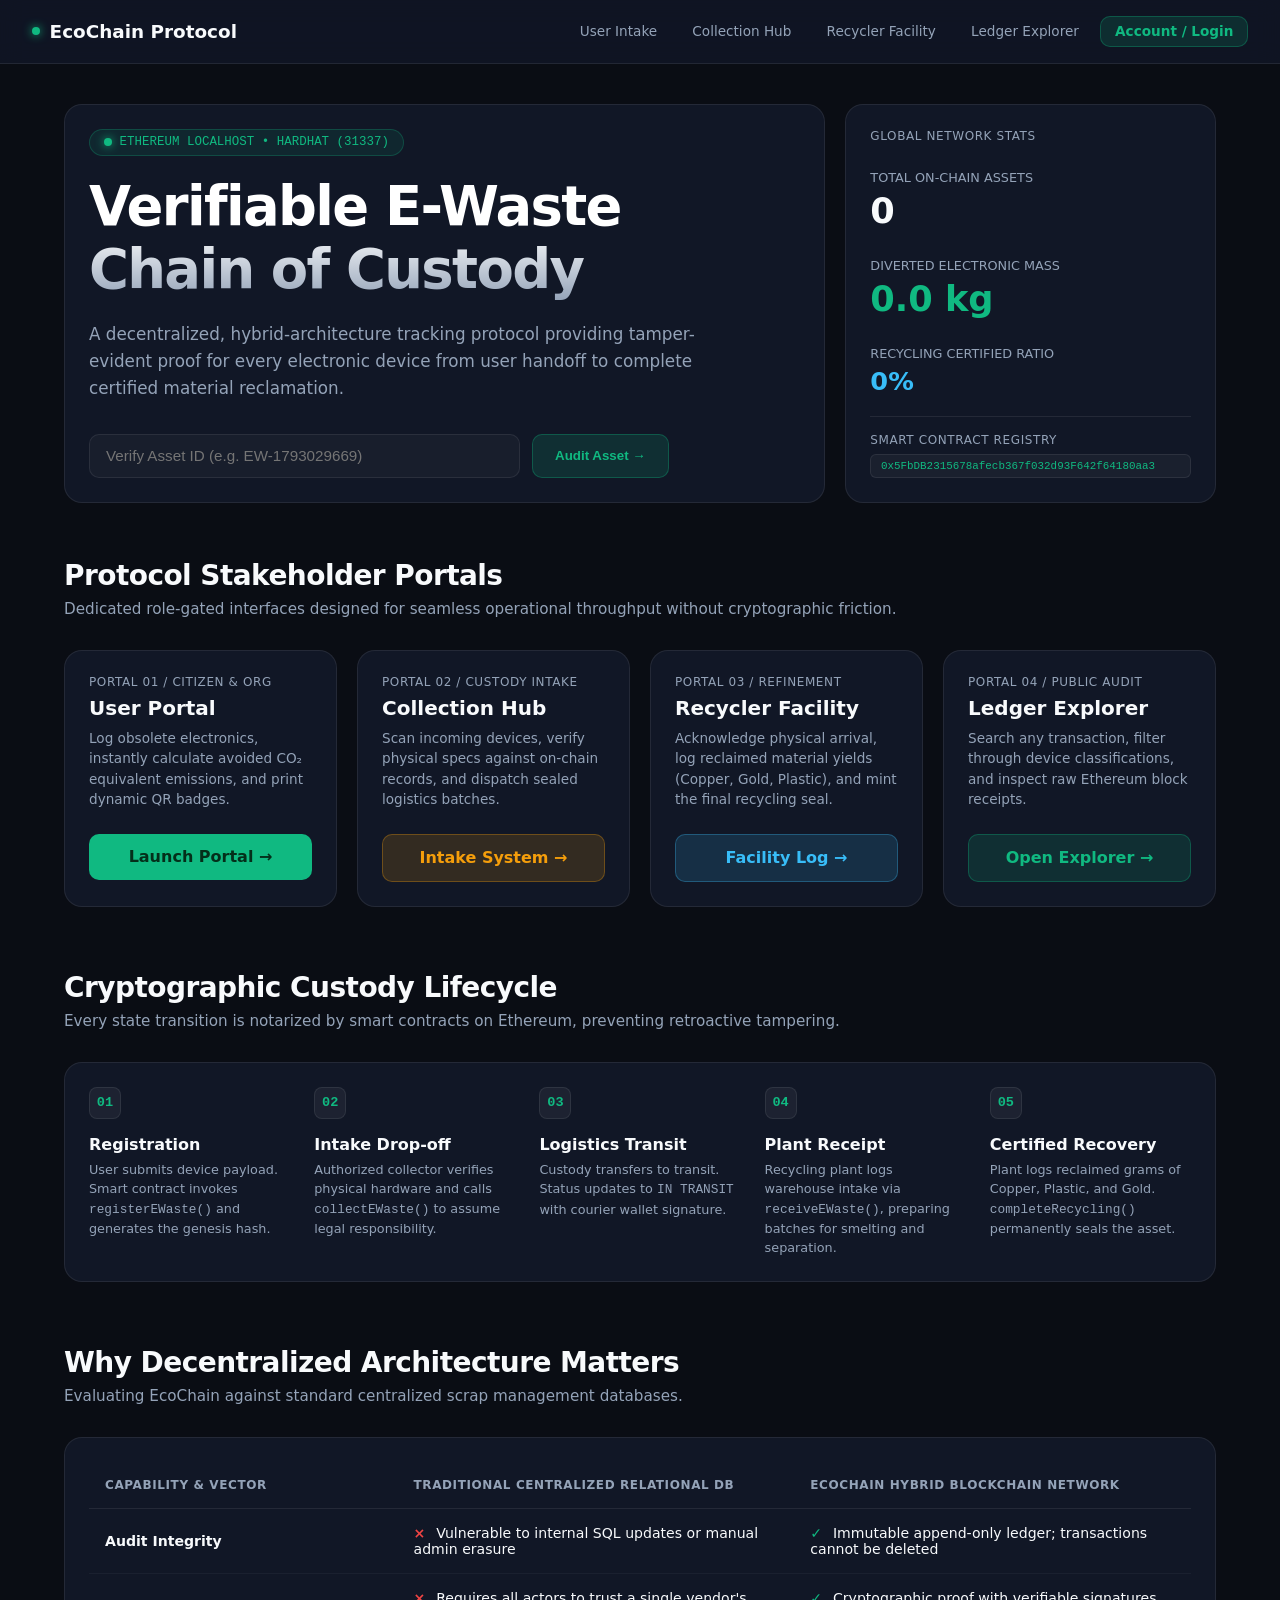
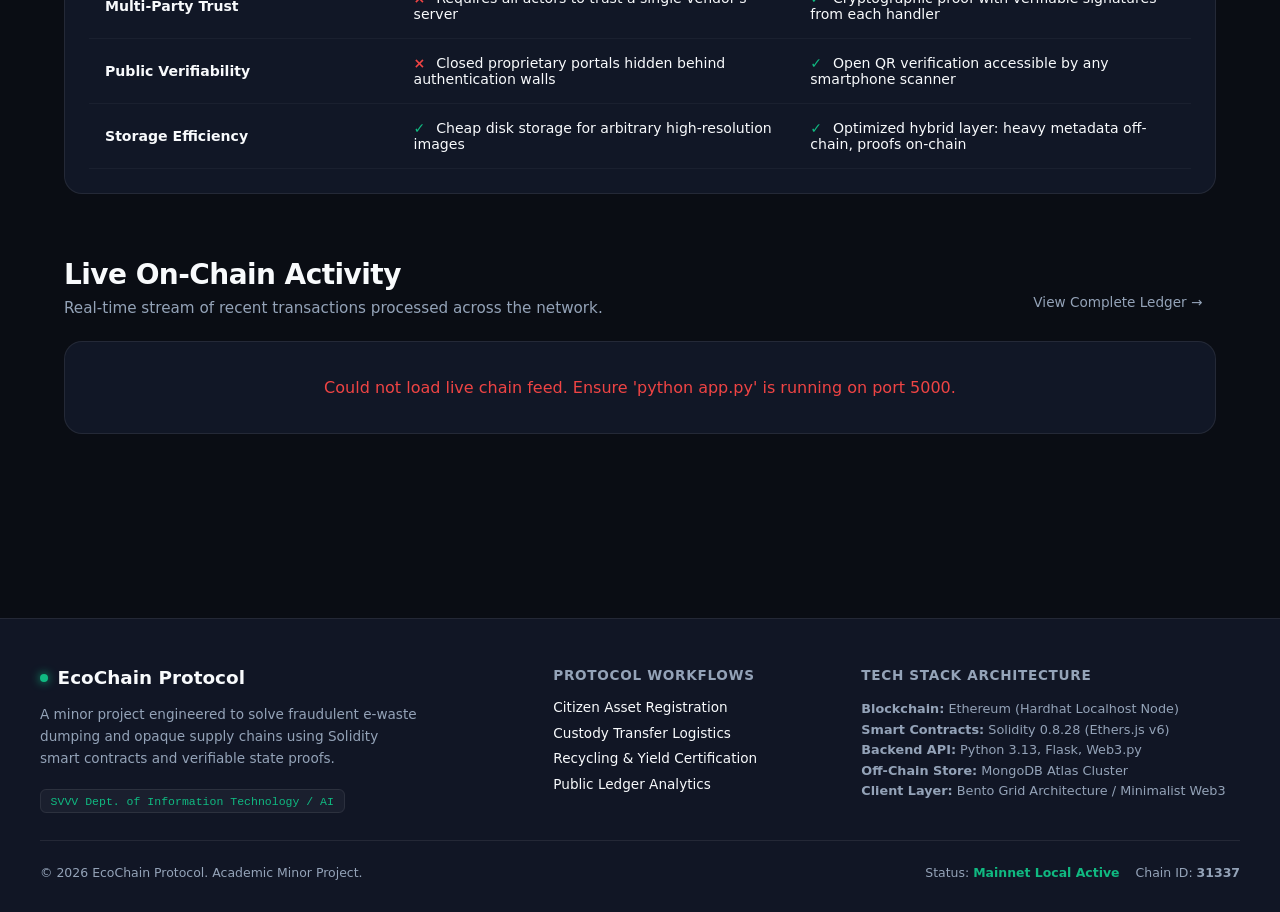
<file: frontend/index.html>
<!DOCTYPE html>
<html lang="en">
<head>
  <meta charset="UTF-8">
  <meta name="viewport" content="width=device-width, initial-scale=1.0">
  <title>EcoChain | Decentralized E-Waste Protocol</title>
  <link rel="stylesheet" href="style.css">
  <style>
    .hero-badge {
      display: inline-flex;
      align-items: center;
      gap: 0.5rem;
      background: rgba(16, 185, 129, 0.1);
      border: 1px solid rgba(16, 185, 129, 0.25);
      padding: 0.35rem 0.85rem;
      border-radius: 9999px;
      font-size: 0.78rem;
      font-family: var(--font-mono);
      color: var(--accent-green);
      margin-bottom: 1.25rem;
    }

    .hero-headline {
      font-size: clamp(2.2rem, 5vw, 3.4rem);
      font-weight: 800;
      line-height: 1.15;
      letter-spacing: -0.03em;
      margin-bottom: 1.25rem;
      background: linear-gradient(180deg, #ffffff 40%, #94a3b8 100%);
      -webkit-background-clip: text;
      background-clip: text;
      -webkit-text-fill-color: transparent;
    }

    .section-title {
      font-size: 1.75rem;
      font-weight: 800;
      letter-spacing: -0.02em;
      margin-bottom: 0.5rem;
    }

    .section-subtitle {
      color: var(--text-muted);
      font-size: 0.95rem;
      margin-bottom: 2rem;
    }

    .workflow-step-num {
      width: 32px;
      height: 32px;
      border-radius: 8px;
      background: rgba(255, 255, 255, 0.05);
      border: 1px solid var(--border-subtle);
      display: flex;
      align-items: center;
      justify-content: center;
      font-weight: 700;
      font-family: var(--font-mono);
      font-size: 0.85rem;
      color: var(--accent-green);
      margin-bottom: 1rem;
    }

    .comparison-table {
      width: 100%;
      border-collapse: collapse;
      font-size: 0.88rem;
    }

    .comparison-table th {
      padding: 1rem;
      text-align: left;
      border-bottom: 1px solid var(--border-subtle);
      color: var(--text-muted);
      font-size: 0.75rem;
      text-transform: uppercase;
      letter-spacing: 0.05em;
    }

    .comparison-table td {
      padding: 1rem;
      border-bottom: 1px solid rgba(255, 255, 255, 0.04);
      color: var(--text-main);
    }

    .check-icon {
      color: var(--accent-green);
      font-weight: 700;
      margin-right: 0.4rem;
    }

    .cross-icon {
      color: #ef4444;
      font-weight: 700;
      margin-right: 0.4rem;
    }

    .footer-custom {
      background: rgba(17, 23, 38, 0.95);
      border-top: 1px solid var(--border-subtle);
      padding: 3rem 1.5rem 2rem 1.5rem;
      margin-top: 5rem;
    }

    .footer-grid {
      max-width: 1200px;
      margin: 0 auto;
      display: grid;
      grid-template-columns: repeat(12, 1fr);
      gap: 2rem;
    }
  </style>
</head>
<body>
  <nav class="navbar-custom">
    <a href="index.html" class="brand-title">
      <span class="brand-dot"></span>
      EcoChain Protocol
    </a>
    <div class="nav-links">
      <a href="user.html" class="nav-link-btn">User Intake</a>
      <a href="collection.html" class="nav-link-btn">Collection Hub</a>
      <a href="recycler.html" class="nav-link-btn">Recycler Facility</a>
      <a href="admin.html" class="nav-link-btn">Ledger Explorer</a>
      <a href="auth.html" class="btn-bento-action btn-action-green" style="padding: 0.4rem 0.85rem; font-size: 0.85rem; text-decoration: none;">Account / Login</a>
    </div>
  </nav>

  <div class="bento-container">
    <div class="bento-grid" style="margin-bottom: 2rem;">
      <div class="bento-card" style="grid-column: span 8; display: flex; flex-direction: column; justify-content: center;">
        <div>
          <div class="hero-badge">
            <span class="brand-dot"></span> ETHEREUM LOCALHOST &bull; HARDHAT (31337)
          </div>
          <h1 class="hero-headline">
            Verifiable E-Waste Chain of Custody
          </h1>
          <p style="color: var(--text-muted); font-size: 1.05rem; line-height: 1.6; max-width: 620px; margin-bottom: 2rem;">
            A decentralized, hybrid-architecture tracking protocol providing tamper-evident proof for every electronic device from user handoff to complete certified material reclamation.
          </p>

          <form onsubmit="event.preventDefault(); quickTrack();" style="display: flex; gap: 0.75rem; max-width: 580px;">
            <input type="text" id="quickId" class="form-control-custom" placeholder="Verify Asset ID (e.g. EW-1793029669)">
            <button type="submit" class="btn-bento-action btn-action-green" style="white-space: nowrap; padding: 0.85rem 1.4rem;">
              Audit Asset &rarr;
            </button>
          </form>
        </div>
      </div>

      <div class="bento-card" style="grid-column: span 4; display: flex; flex-direction: column; justify-content: space-between;">
        <div>
          <span class="form-label-custom">Global Network Stats</span>
          
          <div style="margin: 1.5rem 0;">
            <span style="color: var(--text-muted); font-size: 0.8rem; text-transform: uppercase;">Total On-Chain Assets</span>
            <h2 id="homeTotalAssets" style="font-size: 2.2rem; font-weight: 800; margin-top: 0.25rem;">0</h2>
          </div>

          <div style="margin: 1.5rem 0;">
            <span style="color: var(--text-muted); font-size: 0.8rem; text-transform: uppercase;">Diverted Electronic Mass</span>
            <h2 id="homeTotalWeight" style="font-size: 2.2rem; font-weight: 800; color: var(--accent-green); margin-top: 0.25rem;">0.0 kg</h2>
          </div>

          <div>
            <span style="color: var(--text-muted); font-size: 0.8rem; text-transform: uppercase;">Recycling Certified Ratio</span>
            <h2 id="homeRecycledRate" style="font-size: 1.6rem; font-weight: 800; color: var(--accent-blue); margin-top: 0.25rem;">0%</h2>
          </div>
        </div>

        <div style="border-top: 1px solid var(--border-subtle); padding-top: 1rem; margin-top: 1rem;">
          <span class="form-label-custom">Smart Contract Registry</span>
          <div class="mono-tag" style="font-size: 0.68rem; display: block; overflow: hidden; text-overflow: ellipsis;">
            0x5FbDB2315678afecb367f032d93F642f64180aa3
          </div>
        </div>
      </div>
    </div>

    <div style="margin: 3.5rem 0 1.5rem 0;">
      <h2 class="section-title">Protocol Stakeholder Portals</h2>
      <p class="section-subtitle">Dedicated role-gated interfaces designed for seamless operational throughput without cryptographic friction.</p>
    </div>

    <div class="bento-grid" style="margin-bottom: 4rem;">
      <div class="bento-card" style="grid-column: span 3;">
        <span class="form-label-custom">Portal 01 / Citizen & Org</span>
        <h3 style="font-size: 1.25rem; font-weight: 700; margin-bottom: 0.5rem;">User Portal</h3>
        <p style="color: var(--text-muted); font-size: 0.85rem; margin-bottom: 1.5rem; line-height: 1.5;">
          Log obsolete electronics, instantly calculate avoided CO₂ equivalent emissions, and print dynamic QR badges.
        </p>
        <a href="user.html" class="btn-bento-primary" style="display: block; text-align: center; text-decoration: none;">Launch Portal &rarr;</a>
      </div>

      <div class="bento-card" style="grid-column: span 3;">
        <span class="form-label-custom">Portal 02 / Custody Intake</span>
        <h3 style="font-size: 1.25rem; font-weight: 700; margin-bottom: 0.5rem;">Collection Hub</h3>
        <p style="color: var(--text-muted); font-size: 0.85rem; margin-bottom: 1.5rem; line-height: 1.5;">
          Scan incoming devices, verify physical specs against on-chain records, and dispatch sealed logistics batches.
        </p>
        <a href="collection.html" class="btn-bento-action btn-action-amber" style="display: block; text-align: center; text-decoration: none; width: 100%;">Intake System &rarr;</a>
      </div>

      <div class="bento-card" style="grid-column: span 3;">
        <span class="form-label-custom">Portal 03 / Refinement</span>
        <h3 style="font-size: 1.25rem; font-weight: 700; margin-bottom: 0.5rem;">Recycler Facility</h3>
        <p style="color: var(--text-muted); font-size: 0.85rem; margin-bottom: 1.5rem; line-height: 1.5;">
          Acknowledge physical arrival, log reclaimed material yields (Copper, Gold, Plastic), and mint the final recycling seal.
        </p>
        <a href="recycler.html" class="btn-bento-action btn-action-blue" style="display: block; text-align: center; text-decoration: none; width: 100%;">Facility Log &rarr;</a>
      </div>

      <div class="bento-card" style="grid-column: span 3;">
        <span class="form-label-custom">Portal 04 / Public Audit</span>
        <h3 style="font-size: 1.25rem; font-weight: 700; margin-bottom: 0.5rem;">Ledger Explorer</h3>
        <p style="color: var(--text-muted); font-size: 0.85rem; margin-bottom: 1.5rem; line-height: 1.5;">
          Search any transaction, filter through device classifications, and inspect raw Ethereum block receipts.
        </p>
        <a href="admin.html" class="btn-bento-action btn-action-green" style="display: block; text-align: center; text-decoration: none; width: 100%;">Open Explorer &rarr;</a>
      </div>
    </div>

    <div style="margin: 3.5rem 0 1.5rem 0;">
      <h2 class="section-title">Cryptographic Custody Lifecycle</h2>
      <p class="section-subtitle">Every state transition is notarized by smart contracts on Ethereum, preventing retroactive tampering.</p>
    </div>

    <div class="bento-grid" style="margin-bottom: 4rem;">
      <div class="bento-card" style="grid-column: span 12;">
        <div style="display: grid; grid-template-columns: repeat(5, 1fr); gap: 1.5rem;">
          <div>
            <div class="workflow-step-num">01</div>
            <h4 style="font-size: 1rem; font-weight: 700; margin-bottom: 0.4rem;">Registration</h4>
            <p style="color: var(--text-muted); font-size: 0.8rem; line-height: 1.5;">
              User submits device payload. Smart contract invokes <code>registerEWaste()</code> and generates the genesis hash.
            </p>
          </div>
          <div>
            <div class="workflow-step-num">02</div>
            <h4 style="font-size: 1rem; font-weight: 700; margin-bottom: 0.4rem;">Intake Drop-off</h4>
            <p style="color: var(--text-muted); font-size: 0.8rem; line-height: 1.5;">
              Authorized collector verifies physical hardware and calls <code>collectEWaste()</code> to assume legal responsibility.
            </p>
          </div>
          <div>
            <div class="workflow-step-num">03</div>
            <h4 style="font-size: 1rem; font-weight: 700; margin-bottom: 0.4rem;">Logistics Transit</h4>
            <p style="color: var(--text-muted); font-size: 0.8rem; line-height: 1.5;">
              Custody transfers to transit. Status updates to <code>IN TRANSIT</code> with courier wallet signature.
            </p>
          </div>
          <div>
            <div class="workflow-step-num">04</div>
            <h4 style="font-size: 1rem; font-weight: 700; margin-bottom: 0.4rem;">Plant Receipt</h4>
            <p style="color: var(--text-muted); font-size: 0.8rem; line-height: 1.5;">
              Recycling plant logs warehouse intake via <code>receiveEWaste()</code>, preparing batches for smelting and separation.
            </p>
          </div>
          <div>
            <div class="workflow-step-num">05</div>
            <h4 style="font-size: 1rem; font-weight: 700; margin-bottom: 0.4rem;">Certified Recovery</h4>
            <p style="color: var(--text-muted); font-size: 0.8rem; line-height: 1.5;">
              Plant logs reclaimed grams of Copper, Plastic, and Gold. <code>completeRecycling()</code> permanently seals the asset.
            </p>
          </div>
        </div>
      </div>
    </div>

    <div style="margin: 3.5rem 0 1.5rem 0;">
      <h2 class="section-title">Why Decentralized Architecture Matters</h2>
      <p class="section-subtitle">Evaluating EcoChain against standard centralized scrap management databases.</p>
    </div>

    <div class="bento-grid" style="margin-bottom: 4rem;">
      <div class="bento-card" style="grid-column: span 12;">
        <table class="comparison-table">
          <thead>
            <tr>
              <th style="width: 28%;">Capability & Vector</th>
              <th style="width: 36%;">Traditional Centralized Relational DB</th>
              <th style="width: 36%;">EcoChain Hybrid Blockchain Network</th>
            </tr>
          </thead>
          <tbody>
            <tr>
              <td><strong>Audit Integrity</strong></td>
              <td><span class="cross-icon">&times;</span> Vulnerable to internal SQL updates or manual admin erasure</td>
              <td><span class="check-icon">&check;</span> Immutable append-only ledger; transactions cannot be deleted</td>
            </tr>
            <tr>
              <td><strong>Multi-Party Trust</strong></td>
              <td><span class="cross-icon">&times;</span> Requires all actors to trust a single vendor's server</td>
              <td><span class="check-icon">&check;</span> Cryptographic proof with verifiable signatures from each handler</td>
            </tr>
            <tr>
              <td><strong>Public Verifiability</strong></td>
              <td><span class="cross-icon">&times;</span> Closed proprietary portals hidden behind authentication walls</td>
              <td><span class="check-icon">&check;</span> Open QR verification accessible by any smartphone scanner</td>
            </tr>
            <tr>
              <td><strong>Storage Efficiency</strong></td>
              <td><span class="check-icon">&check;</span> Cheap disk storage for arbitrary high-resolution images</td>
              <td><span class="check-icon">&check;</span> Optimized hybrid layer: heavy metadata off-chain, proofs on-chain</td>
            </tr>
          </tbody>
        </table>
      </div>
    </div>

    <div style="margin: 3.5rem 0 1.5rem 0; display: flex; justify-content: space-between; align-items: flex-end;">
      <div>
        <h2 class="section-title">Live On-Chain Activity</h2>
        <p class="section-subtitle" style="margin-bottom: 0;">Real-time stream of recent transactions processed across the network.</p>
      </div>
      <a href="admin.html" class="nav-link-btn" style="font-size: 0.85rem;">View Complete Ledger &rarr;</a>
    </div>

    <div class="bento-grid" style="margin-top: 1.5rem; margin-bottom: 4rem;">
      <div class="bento-card" style="grid-column: span 12; padding: 0.75rem 1.5rem;">
        <div id="recentTxContainer" style="display: flex; flex-direction: column;">
          <div style="text-align: center; color: var(--text-muted); padding: 2rem;">Connecting to chain...</div>
        </div>
      </div>
    </div>
  </div>

  <footer class="footer-custom">
    <div class="footer-grid">
      <div style="grid-column: span 5;">
        <div class="brand-title" style="margin-bottom: 1rem;">
          <span class="brand-dot"></span>
          EcoChain Protocol
        </div>
        <p style="color: var(--text-muted); font-size: 0.85rem; line-height: 1.6; max-width: 380px; margin-bottom: 1.25rem;">
          A minor project engineered to solve fraudulent e-waste dumping and opaque supply chains using Solidity smart contracts and verifiable state proofs.
        </p>
        <span class="mono-tag" style="font-size: 0.72rem;">SVVV Dept. of Information Technology / AI</span>
      </div>

      <div style="grid-column: span 3;">
        <h4 style="font-size: 0.85rem; text-transform: uppercase; letter-spacing: 0.05em; color: var(--text-muted); margin-bottom: 1rem;">
          Protocol Workflows
        </h4>
        <div style="display: flex; flex-direction: column; gap: 0.6rem; font-size: 0.85rem;">
          <a href="user.html" style="color: var(--text-main); text-decoration: none;">Citizen Asset Registration</a>
          <a href="collection.html" style="color: var(--text-main); text-decoration: none;">Custody Transfer Logistics</a>
          <a href="recycler.html" style="color: var(--text-main); text-decoration: none;">Recycling & Yield Certification</a>
          <a href="admin.html" style="color: var(--text-main); text-decoration: none;">Public Ledger Analytics</a>
        </div>
      </div>

      <div style="grid-column: span 4;">
        <h4 style="font-size: 0.85rem; text-transform: uppercase; letter-spacing: 0.05em; color: var(--text-muted); margin-bottom: 1rem;">
          Tech Stack Architecture
        </h4>
        <p style="color: var(--text-muted); font-size: 0.8rem; line-height: 1.6;">
          <strong>Blockchain:</strong> Ethereum (Hardhat Localhost Node)<br>
          <strong>Smart Contracts:</strong> Solidity 0.8.28 (Ethers.js v6)<br>
          <strong>Backend API:</strong> Python 3.13, Flask, Web3.py<br>
          <strong>Off-Chain Store:</strong> MongoDB Atlas Cluster<br>
          <strong>Client Layer:</strong> Bento Grid Architecture / Minimalist Web3
        </p>
      </div>
    </div>

    <div style="max-width: 1200px; margin: 2rem auto 0 auto; padding-top: 1.5rem; border-top: 1px solid var(--border-subtle); display: flex; justify-content: space-between; align-items: center; font-size: 0.78rem; color: var(--text-muted);">
      <div>&copy; 2026 EcoChain Protocol. Academic Minor Project.</div>
      <div style="display: flex; gap: 1rem;">
        <span>Status: <b style="color: var(--accent-green);">Mainnet Local Active</b></span>
        <span>Chain ID: <b>31337</b></span>
      </div>
    </div>
  </footer>

  <script src="config.js"></script>
  <script>
    const BASE_URL = (typeof API_BASE_URL !== 'undefined') ? API_BASE_URL : "http://127.0.0.1:5000";

    function quickTrack() {
      const id = document.getElementById('quickId').value.trim();
      if(id) {
        window.location.href = `track.html?id=${encodeURIComponent(id)}`;
      } else {
        alert("Please enter a valid E-Waste ID (e.g. EW-1793029669)");
      }
    }

    async function loadHomepageData() {
      const container = document.getElementById('recentTxContainer');
      try {
        const res = await fetch(`${BASE_URL}/api/ewaste/all`);
        if (!res.ok) {
          throw new Error(`HTTP error! status: ${res.status}`);
        }
        const data = await res.json();
        
        if (!data.success || !Array.isArray(data.items)) {
          container.innerHTML = `<div style="text-align: center; color: var(--text-muted); padding: 1.5rem;">No transactions recorded yet.</div>`;
          return;
        }

        const items = data.items;
        document.getElementById('homeTotalAssets').innerText = items.length;

        let weightSum = 0;
        let recycledCount = 0;

        items.forEach(i => {
          weightSum += Number(i.weight || 0);
          if (i.status === 'RECYCLED') recycledCount++;
        });

        document.getElementById('homeTotalWeight').innerText = weightSum.toFixed(1) + " kg";
        
        const rate = items.length > 0 ? Math.round((recycledCount / items.length) * 100) : 0;
        document.getElementById('homeRecycledRate').innerText = `${rate}%`;

        container.innerHTML = "";
        const recentItems = items.slice(-4).reverse();
        
        if (recentItems.length === 0) {
          container.innerHTML = `<div style="text-align: center; color: var(--text-muted); padding: 1.5rem;">No transactions recorded yet.</div>`;
          return;
        }

        recentItems.forEach(item => {
          const row = document.createElement('div');
          row.style.display = 'flex';
          row.style.justifyContent = 'space-between';
          row.style.alignItems = 'center';
          row.style.padding = '0.85rem 0';
          row.style.borderBottom = '1px solid rgba(255, 255, 255, 0.04)';

          const currentStatus = item.status || 'REGISTERED';
          const statusClass = currentStatus.toLowerCase().replace(/\s+/g, '');
          
          let hashDisplay = 'Genesis Mined';
          if (Array.isArray(item.transactionHashes) && item.transactionHashes.length > 0) {
            const lastEntry = item.transactionHashes[item.transactionHashes.length - 1];
            const rawHash = (typeof lastEntry === 'object' && lastEntry !== null) ? lastEntry.hash : String(lastEntry);
            if (rawHash) hashDisplay = rawHash.slice(0, 16) + '...';
          } else if (item.txHash) {
            hashDisplay = String(item.txHash).slice(0, 16) + '...';
          }

          row.innerHTML = `
            <div style="display: flex; align-items: center; gap: 1rem;">
              <span class="mono-tag" style="font-size: 0.78rem;">${item.ewasteId || 'N/A'}</span>
              <span style="font-size: 0.85rem; font-weight: 500;">${item.deviceType || 'Device'} (${item.weight || 0} kg)</span>
            </div>
            <div style="display: flex; align-items: center; gap: 1rem;">
              <span class="status-badge ${statusClass}">${currentStatus}</span>
              <span class="mono-tag" style="font-size: 0.7rem; color: var(--text-muted);">${hashDisplay}</span>
              <a href="track.html?id=${encodeURIComponent(item.ewasteId)}" class="btn-verify" style="font-size: 0.72rem; padding: 0.3rem 0.65rem;">Audit &rarr;</a>
            </div>
          `;
          container.appendChild(row);
        });

      } catch(err) {
        console.error("Home feed error:", err);
        container.innerHTML = `<div style="text-align: center; color: #ef4444; padding: 1.5rem;">Could not load live chain feed. Ensure 'python app.py' is running on port 5000.</div>`;
      }
    }

    window.addEventListener('DOMContentLoaded', loadHomepageData);
  </script>
</body>
</html>
</file>
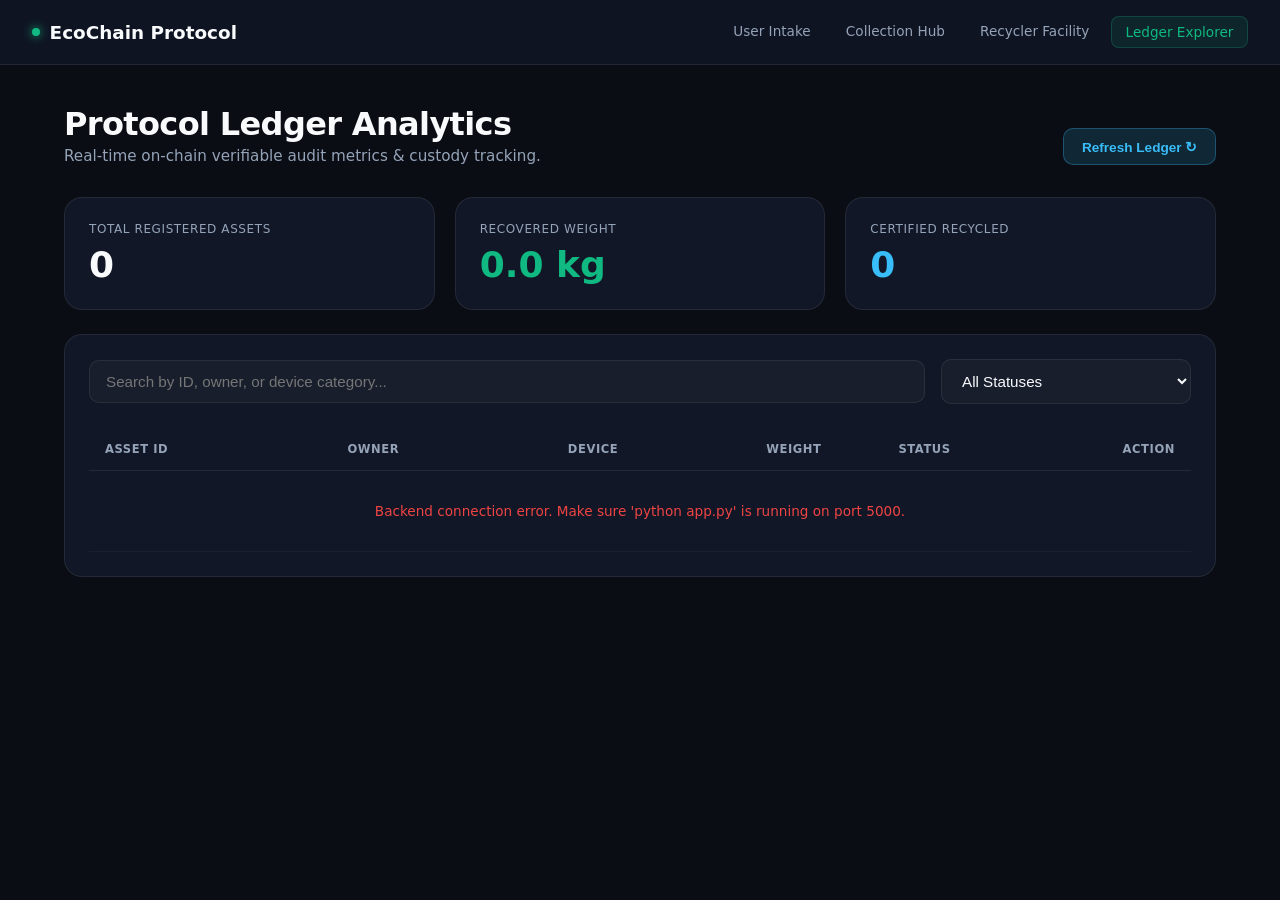
<file: frontend/admin.html>
<!DOCTYPE html>
<html lang="en">
<head>
  <meta charset="UTF-8">
  <meta name="viewport" content="width=device-width, initial-scale=1.0">
  <title>Ledger Explorer | EcoChain</title>
  <link rel="stylesheet" href="style.css">
  <style>
    .filter-bar {
      display: flex;
      flex-direction: row;
      gap: 1rem;
      width: 100%;
      margin-bottom: 1.5rem;
      align-items: center;
    }
    .filter-input {
      flex: 1;
      min-width: 0;
    }
    .filter-dropdown {
      width: 250px;
      flex-shrink: 0;
    }
    .table-container {
      width: 100%;
      overflow-x: auto;
    }
    .ledger-table {
      width: 100%;
      border-collapse: collapse;
      table-layout: fixed;
      font-size: 0.85rem;
    }
    .ledger-table th {
      border-bottom: 1px solid var(--border-subtle);
      color: var(--text-muted);
      text-transform: uppercase;
      font-size: 0.72rem;
      font-weight: 600;
      letter-spacing: 0.05em;
      padding: 0.85rem 1rem;
      text-align: left;
    }
    .ledger-table td {
      padding: 1rem;
      border-bottom: 1px solid rgba(255, 255, 255, 0.04);
      vertical-align: middle;
      text-align: left;
      overflow: hidden;
      text-overflow: ellipsis;
      white-space: nowrap;
    }
    .ledger-table tr:hover {
      background: rgba(255, 255, 255, 0.02);
    }
    .action-cell {
      text-align: right !important;
    }
    .btn-verify {
      display: inline-block;
      text-decoration: none;
      font-size: 0.75rem;
      font-weight: 600;
      padding: 0.4rem 0.85rem;
      border-radius: 8px;
      background: rgba(16, 185, 129, 0.15);
      color: var(--accent-green);
      border: 1px solid rgba(16, 185, 129, 0.3);
      transition: all 0.2s ease;
      white-space: nowrap;
    }
    .btn-verify:hover {
      background: rgba(16, 185, 129, 0.25);
    }
  </style>
</head>
<body>
  <nav class="navbar-custom">
    <a href="index.html" class="brand-title">
      <span class="brand-dot"></span>
      EcoChain Protocol
    </a>
    <div class="nav-links">
      <a href="user.html" class="nav-link-btn">User Intake</a>
      <a href="collection.html" class="nav-link-btn">Collection Hub</a>
      <a href="recycler.html" class="nav-link-btn">Recycler Facility</a>
      <a href="admin.html" class="nav-link-btn active">Ledger Explorer</a>
    </div>
  </nav>

  <div class="bento-container">
    <div style="display: flex; justify-content: space-between; align-items: flex-end; margin-bottom: 2rem;">
      <div>
        <h1 style="font-size: 2rem; font-weight: 800; letter-spacing: -0.02em; margin-bottom: 0.25rem;">Protocol Ledger Analytics</h1>
        <p style="color: var(--text-muted); font-size: 0.95rem;">Real-time on-chain verifiable audit metrics & custody tracking.</p>
      </div>
      <div>
        <button class="btn-bento-action btn-action-blue" onclick="loadAdminData()" style="padding: 0.6rem 1.1rem; font-size: 0.85rem;">Refresh Ledger ↻</button>
      </div>
    </div>

    <div class="bento-grid" style="margin-bottom: 1.5rem;">
      <div class="bento-card" style="grid-column: span 4;">
        <span class="form-label-custom">Total Registered Assets</span>
        <h2 id="totalCount" style="font-size: 2.25rem; font-weight: 800; margin-top: 0.5rem;">0</h2>
      </div>
      <div class="bento-card" style="grid-column: span 4;">
        <span class="form-label-custom">Recovered Weight</span>
        <h2 id="totalWeight" style="font-size: 2.25rem; font-weight: 800; color: var(--accent-green); margin-top: 0.5rem;">0.0 kg</h2>
      </div>
      <div class="bento-card" style="grid-column: span 4;">
        <span class="form-label-custom">Certified Recycled</span>
        <h2 id="totalRecycled" style="font-size: 2.25rem; font-weight: 800; color: var(--accent-blue); margin-top: 0.5rem;">0</h2>
      </div>
    </div>

    <div class="bento-card">
      <div class="filter-bar">
        <div class="filter-input">
          <input type="text" id="filterQuery" class="form-control-custom" placeholder="Search by ID, owner, or device category..." oninput="loadAdminData()">
        </div>
        <div class="filter-dropdown">
          <select id="filterStatus" class="form-select-custom" onchange="loadAdminData()">
            <option value="ALL" selected>All Statuses</option>
            <option value="REGISTERED">Registered</option>
            <option value="COLLECTED">Collected</option>
            <option value="IN TRANSIT">In Transit</option>
            <option value="RECEIVED">Received</option>
            <option value="RECYCLED">Recycled</option>
          </select>
        </div>
      </div>

      <div class="table-container">
        <table class="ledger-table">
          <thead>
            <tr>
              <th style="width: 22%;">Asset ID</th>
              <th style="width: 20%;">Owner</th>
              <th style="width: 18%;">Device</th>
              <th style="width: 12%;">Weight</th>
              <th style="width: 16%;">Status</th>
              <th style="width: 12%; text-align: right;">Action</th>
            </tr>
          </thead>
          <tbody id="tableBody">
            <tr><td colspan="6" style="text-align: center; color: var(--text-muted); padding: 2rem;">Loading ledger data...</td></tr>
          </tbody>
        </table>
      </div>
    </div>
  </div>

  <script>
    const BACKEND_URL = "http://127.0.0.1:5000";
    let allItemsCache = [];

    async function loadAdminData() {
      const q = document.getElementById('filterQuery').value.trim();
      const statusSelect = document.getElementById('filterStatus');
      const selectedStatus = statusSelect.value;
      const tbody = document.getElementById('tableBody');

      try {
        const fullRes = await fetch(`${BACKEND_URL}/api/ewaste/all`);
        if (!fullRes.ok) {
          throw new Error(`HTTP error! status: ${fullRes.status}`);
        }
        const fullData = await fullRes.json();

        if (fullData.success && Array.isArray(fullData.items)) {
          allItemsCache = fullData.items;
          updateFilterBadges(allItemsCache, selectedStatus);

          document.getElementById('totalCount').innerText = allItemsCache.length;
          
          let weightSum = 0;
          let recycledCount = 0;
          
          allItemsCache.forEach(item => {
            weightSum += Number(item.weight || 0);
            if (item.status === 'RECYCLED') {
              recycledCount++;
            }
          });

          document.getElementById('totalWeight').innerText = weightSum.toFixed(1) + " kg";
          document.getElementById('totalRecycled').innerText = recycledCount;
        }

        const searchUrl = `${BACKEND_URL}/api/ewaste/search?q=${encodeURIComponent(q)}&status=${encodeURIComponent(selectedStatus)}`;
        const res = await fetch(searchUrl);
        if (!res.ok) {
          throw new Error(`Search request failed with status: ${res.status}`);
        }
        const data = await res.json();
        
        tbody.innerHTML = "";

        if (!data.success || !Array.isArray(data.items) || data.items.length === 0) {
          tbody.innerHTML = `<tr><td colspan="6" style="text-align: center; color: var(--text-muted); padding: 2rem;">No matching assets found on ledger.</td></tr>`;
          return;
        }

        data.items.forEach(item => {
          const tr = document.createElement('tr');
          const rawStatus = item.status || 'REGISTERED';
          const statusKey = rawStatus.toLowerCase().replace(/\s+/g, '');

          tr.innerHTML = `
            <td><span class="mono-tag">${item.ewasteId || 'N/A'}</span></td>
            <td style="font-weight: 500;">${item.ownerName || 'Unknown'}</td>
            <td>${item.deviceType || 'Device'}</td>
            <td>${item.weight || 0} kg</td>
            <td><span class="status-badge ${statusKey}">${rawStatus}</span></td>
            <td class="action-cell">
              <a href="track.html?id=${encodeURIComponent(item.ewasteId)}" target="_blank" class="btn-verify">Verify Audit &rarr;</a>
            </td>
          `;
          tbody.appendChild(tr);
        });

      } catch(err) {
        console.error("Ledger fetch error:", err);
        tbody.innerHTML = `<tr><td colspan="6" style="text-align: center; color: #ef4444; padding: 2rem;">Backend connection error. Make sure 'python app.py' is running on port 5000.</td></tr>`;
      }
    }

    function updateFilterBadges(items, currentVal) {
      const counts = { ALL: items.length, REGISTERED: 0, COLLECTED: 0, "IN TRANSIT": 0, RECEIVED: 0, RECYCLED: 0 };
      items.forEach(i => {
        if (counts[i.status] !== undefined) counts[i.status]++;
      });

      const select = document.getElementById('filterStatus');
      select.innerHTML = `
        <option value="ALL" ${currentVal === 'ALL' ? 'selected' : ''}>All Statuses (${counts.ALL})</option>
        <option value="REGISTERED" ${currentVal === 'REGISTERED' ? 'selected' : ''}>Registered (${counts.REGISTERED})</option>
        <option value="COLLECTED" ${currentVal === 'COLLECTED' ? 'selected' : ''}>Collected (${counts.COLLECTED})</option>
        <option value="IN TRANSIT" ${currentVal === 'IN TRANSIT' ? 'selected' : ''}>In Transit (${counts["IN TRANSIT"]})</option>
        <option value="RECEIVED" ${currentVal === 'RECEIVED' ? 'selected' : ''}>Received (${counts.RECEIVED})</option>
        <option value="RECYCLED" ${currentVal === 'RECYCLED' ? 'selected' : ''}>Recycled (${counts.RECYCLED})</option>
      `;
    }

    window.addEventListener('DOMContentLoaded', loadAdminData);
  </script>
</body>
</html>
</file>
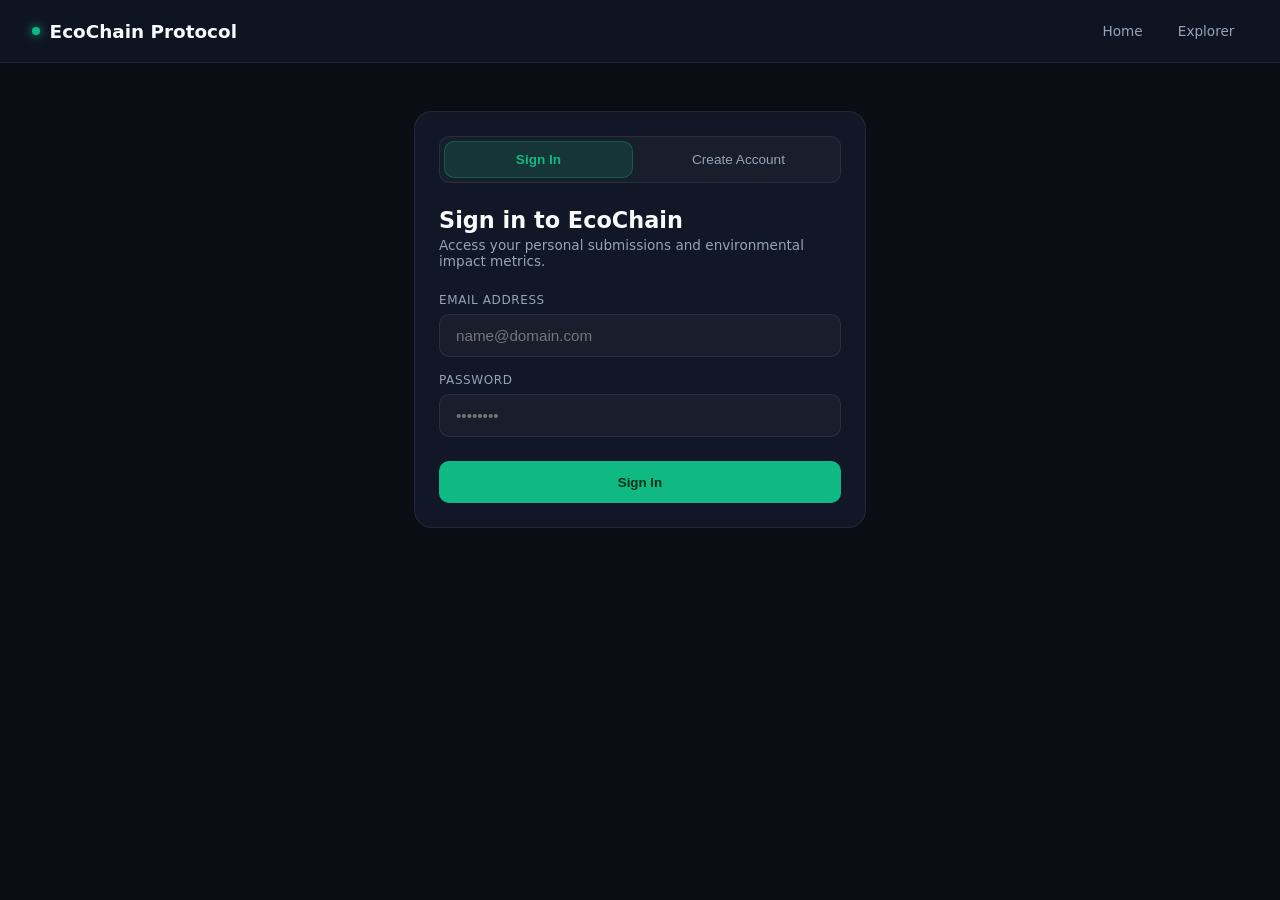
<file: frontend/auth.html>
<!DOCTYPE html>
<html lang="en">
<head>
  <meta charset="UTF-8">
  <meta name="viewport" content="width=device-width, initial-scale=1.0">
  <title>Account Portal | EcoChain Protocol</title>
  <link rel="stylesheet" href="style.css">
</head>
<body>
  <nav class="navbar-custom">
    <a href="index.html" class="brand-title">
      <span class="brand-dot"></span>
      EcoChain Protocol
    </a>
    <div class="nav-links">
      <a href="index.html" class="nav-link-btn">Home</a>
      <a href="admin.html" class="nav-link-btn">Explorer</a>
    </div>
  </nav>

  <div class="bento-container" style="max-width: 500px; margin-top: 3rem;">
    <div class="bento-card">
      <div style="display: flex; gap: 0.5rem; margin-bottom: 1.5rem; background: rgba(255,255,255,0.03); padding: 4px; border-radius: 10px; border: 1px solid var(--border-subtle);">
        <button id="tabLogin" type="button" onclick="switchAuth(true)" class="btn-bento-action btn-action-green" style="flex: 1; padding: 0.6rem; font-size: 0.85rem;">Sign In</button>
        <button id="tabRegister" type="button" onclick="switchAuth(false)" class="nav-link-btn" style="flex: 1; text-align: center; font-size: 0.85rem; border: none; background: transparent; cursor: pointer;">Create Account</button>
      </div>

      <h1 id="authTitle" style="font-size: 1.4rem; font-weight: 800; margin-bottom: 0.25rem;">Sign in to EcoChain</h1>
      <p id="authSubtitle" style="color: var(--text-muted); font-size: 0.85rem; margin-bottom: 1.5rem;">Access your personal submissions and environmental impact metrics.</p>

      <form id="authForm">
        <div id="nameFieldGroup" style="display: none; margin-bottom: 1rem;">
          <label class="form-label-custom">Full Name</label>
          <input type="text" id="authName" class="form-control-custom" placeholder="e.g. Alex Turner">
        </div>

        <div style="margin-bottom: 1rem;">
          <label class="form-label-custom">Email Address</label>
          <input type="email" id="authEmail" class="form-control-custom" placeholder="name@domain.com" required>
        </div>

        <div style="margin-bottom: 1.5rem;">
          <label class="form-label-custom">Password</label>
          <input type="password" id="authPassword" class="form-control-custom" placeholder="••••••••" required>
        </div>

        <button type="submit" id="authSubmitBtn" class="btn-bento-primary" style="width: 100%;">Sign In</button>
      </form>

      <div id="authAlert" style="display: none; padding: 0.85rem; border-radius: 8px; font-size: 0.82rem; margin-top: 1rem;"></div>
    </div>
  </div>

  <script src="config.js"></script>
  <script>
    const BASE_URL = (typeof API_BASE_URL !== 'undefined') ? API_BASE_URL : "http://127.0.0.1:5000";
    let isLogin = true;

    function switchAuth(toLogin) {
      isLogin = toLogin;
      const nameGroup = document.getElementById('nameFieldGroup');
      const nameInput = document.getElementById('authName');
      const title = document.getElementById('authTitle');
      const sub = document.getElementById('authSubtitle');
      const btn = document.getElementById('authSubmitBtn');
      const tabL = document.getElementById('tabLogin');
      const tabR = document.getElementById('tabRegister');
      const alertBox = document.getElementById('authAlert');
      
      alertBox.style.display = 'none';

      if (isLogin) {
        nameGroup.style.display = 'none';
        nameInput.removeAttribute('required');
        nameInput.value = '';
        title.innerText = "Sign in to EcoChain";
        sub.innerText = "Access your personal submissions and environmental impact metrics.";
        btn.innerText = "Sign In";
        tabL.className = "btn-bento-action btn-action-green";
        tabR.className = "nav-link-btn";
        tabR.style.background = "transparent";
      } else {
        nameGroup.style.display = 'block';
        nameInput.setAttribute('required', 'true');
        title.innerText = "Create Protocol Account";
        sub.innerText = "Track electronic assets and verify proof of recycling.";
        btn.innerText = "Create Account";
        tabR.className = "btn-bento-action btn-action-green";
        tabL.className = "nav-link-btn";
        tabL.style.background = "transparent";
      }
    }

    document.getElementById('authForm').addEventListener('submit', async (e) => {
      e.preventDefault();
      const alertBox = document.getElementById('authAlert');
      const submitBtn = document.getElementById('authSubmitBtn');
      alertBox.style.display = 'none';

      const email = document.getElementById('authEmail').value.trim();
      const password = document.getElementById('authPassword').value;
      const name = document.getElementById('authName').value.trim();

      if (!isLogin && !name) {
        alertBox.style.display = 'block';
        alertBox.style.background = 'rgba(239, 68, 68, 0.15)';
        alertBox.style.color = '#f87171';
        alertBox.innerText = "Please enter your full name.";
        return;
      }

      const endpoint = isLogin ? '/api/auth/login' : '/api/auth/register';
      const url = `${BASE_URL}${endpoint}`;
      const payload = isLogin ? { email, password } : { name, email, password };

      const originalBtnText = submitBtn.innerText;
      submitBtn.disabled = true;
      submitBtn.innerText = "Authenticating...";

      try {
        const res = await fetch(url, {
          method: 'POST',
          headers: { 'Content-Type': 'application/json' },
          body: JSON.stringify(payload)
        });

        const data = await res.json();

        if (res.ok && data.success) {
          localStorage.setItem('ecochain_user', JSON.stringify(data.user));
          if (data.token) {
            localStorage.setItem('ecochain_token', data.token);
          }
          window.location.href = 'user-dashboard.html';
        } else {
          alertBox.style.display = 'block';
          alertBox.style.background = 'rgba(239, 68, 68, 0.15)';
          alertBox.style.color = '#f87171';
          alertBox.innerText = data.error || data.message || "Authentication failed. Check your credentials.";
        }
      } catch (err) {
        console.error("Auth error:", err);
        alertBox.style.display = 'block';
        alertBox.style.background = 'rgba(239, 68, 68, 0.15)';
        alertBox.style.color = '#f87171';
        alertBox.innerText = "Could not connect to Flask backend (127.0.0.1:5000). Ensure 'python app.py' is running.";
      } finally {
        submitBtn.disabled = false;
        submitBtn.innerText = originalBtnText;
      }
    });
  </script>
</body>
</html>
</file>
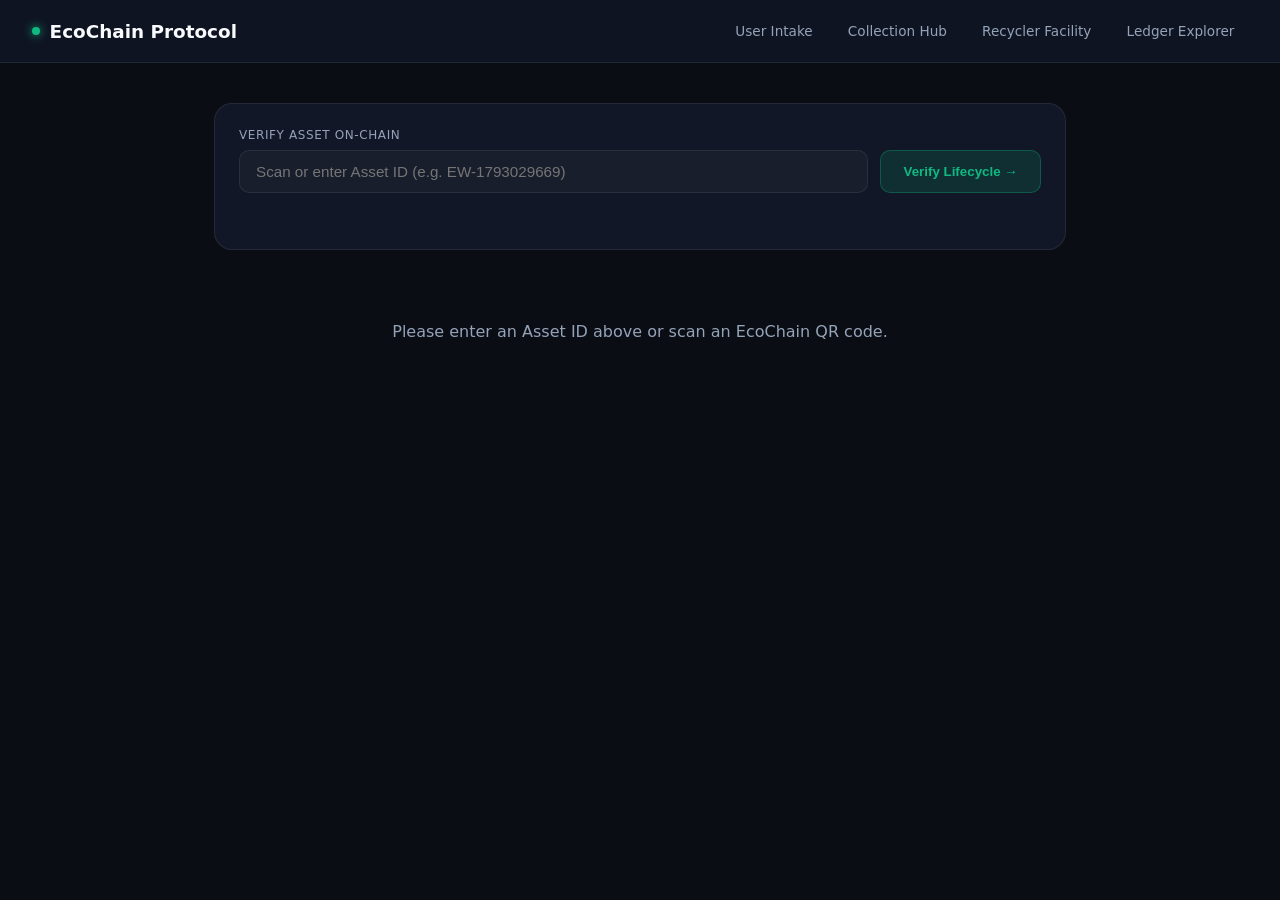
<file: frontend/track.html>
<!DOCTYPE html>
<html lang="en">
<head>
  <meta charset="UTF-8">
  <meta name="viewport" content="width=device-width, initial-scale=1.0">
  <title>Lifecycle Verification | EcoChain</title>
  <link rel="stylesheet" href="style.css">
  <style>
    .timeline-step { 
      flex: 1; 
      text-align: center; 
      position: relative; 
    }
    .timeline-dot {
      width: 28px; 
      height: 28px; 
      border-radius: 50%; 
      background: rgba(255, 255, 255, 0.1);
      border: 1px solid var(--border-subtle); 
      margin: 0 auto 0.5rem auto; 
      display: flex;
      align-items: center; 
      justify-content: center; 
      font-size: 0.75rem; 
      font-weight: 700; 
      color: var(--text-muted);
      transition: all 0.3s ease;
    }
    .timeline-dot.active {
      background: var(--accent-green); 
      border-color: var(--accent-green); 
      color: #042f1a;
      box-shadow: 0 0 12px rgba(16, 185, 129, 0.4);
    }
    .search-bar-wrap {
      display: flex;
      gap: 0.75rem;
      margin-bottom: 2rem;
    }
  </style>
</head>
<body>
  <nav class="navbar-custom">
    <a href="index.html" class="brand-title"><span class="brand-dot"></span> EcoChain Protocol</a>
    <div class="nav-links">
      <a href="user.html" class="nav-link-btn">User Intake</a>
      <a href="collection.html" class="nav-link-btn">Collection Hub</a>
      <a href="recycler.html" class="nav-link-btn">Recycler Facility</a>
      <a href="admin.html" class="nav-link-btn">Ledger Explorer</a>
    </div>
  </nav>

  <div class="bento-container" style="max-width: 900px;">
    <div class="bento-card" style="margin-bottom: 1.5rem;">
      <span class="form-label-custom">Verify Asset On-Chain</span>
      <form onsubmit="event.preventDefault(); manualSearch();" class="search-bar-wrap">
        <input type="text" id="manualIdInput" class="form-control-custom" placeholder="Scan or enter Asset ID (e.g. EW-1793029669)">
        <button type="submit" class="btn-bento-action btn-action-green" style="white-space: nowrap; padding: 0.75rem 1.4rem;">
          Verify Lifecycle &rarr;
        </button>
      </form>
    </div>

    <div id="loader" style="text-align: center; padding: 3rem 0; display: none;">
      <p style="color: var(--text-muted);">Querying Ethereum ledger roots...</p>
    </div>

    <div id="trackContent" style="display: none;" class="bento-grid">
      <div class="bento-card" style="grid-column: span 12;">
        <div style="display: flex; justify-content: space-between; align-items: flex-start; margin-bottom: 1.5rem;">
          <div>
            <span class="form-label-custom">Verified Identifier</span>
            <h2 id="detId" class="mono-tag" style="font-size: 1.25rem;">-</h2>
          </div>
          <span id="detStatusBadge" class="status-badge registered">-</span>
        </div>

        <div style="display: grid; grid-template-columns: repeat(3, 1fr); gap: 1rem; margin-bottom: 2rem;">
          <div style="background: rgba(255,255,255,0.02); padding: 1rem; border-radius: 12px; border: 1px solid var(--border-subtle);">
            <span class="form-label-custom">Device</span>
            <strong id="detDevice">-</strong>
          </div>
          <div style="background: rgba(255,255,255,0.02); padding: 1rem; border-radius: 12px; border: 1px solid var(--border-subtle);">
            <span class="form-label-custom">Weight</span>
            <strong id="detWeight">-</strong> kg
          </div>
          <div style="background: rgba(255,255,255,0.02); padding: 1rem; border-radius: 12px; border: 1px solid var(--border-subtle);">
            <span class="form-label-custom">Registered By</span>
            <strong id="detOwner">-</strong>
          </div>
        </div>

        <span class="form-label-custom" style="margin-bottom: 1rem;">Chain of Custody Timeline</span>
        <div style="display: flex; justify-content: space-between; position: relative;">
          <div class="timeline-step">
            <div id="dot-reg" class="timeline-dot">✓</div>
            <small style="color: var(--text-muted); font-size: 0.75rem;">Registered</small>
          </div>
          <div class="timeline-step">
            <div id="dot-col" class="timeline-dot">✓</div>
            <small style="color: var(--text-muted); font-size: 0.75rem;">Collected</small>
          </div>
          <div class="timeline-step">
            <div id="dot-trans" class="timeline-dot">✓</div>
            <small style="color: var(--text-muted); font-size: 0.75rem;">In Transit</small>
          </div>
          <div class="timeline-step">
            <div id="dot-rec" class="timeline-dot">✓</div>
            <small style="color: var(--text-muted); font-size: 0.75rem;">Received</small>
          </div>
          <div class="timeline-step">
            <div id="dot-fin" class="timeline-dot">✓</div>
            <small style="color: var(--text-muted); font-size: 0.75rem;">Recycled</small>
          </div>
        </div>
      </div>

      <div id="materialCard" class="bento-card" style="grid-column: span 12; display: none;">
        <span class="form-label-custom" style="color: var(--accent-green);">Certified Material Recovery Yields</span>
        <div style="display: grid; grid-template-columns: repeat(3, 1fr); gap: 1rem; margin-top: 0.75rem;">
          <div style="background: rgba(16, 185, 129, 0.05); padding: 0.75rem 1rem; border-radius: 10px; border: 1px solid rgba(16, 185, 129, 0.2);">
            <span class="form-label-custom">Recovered Copper</span>
            <strong id="yieldCopper" style="color: var(--accent-green); font-size: 1.1rem;">0</strong> g
          </div>
          <div style="background: rgba(16, 185, 129, 0.05); padding: 0.75rem 1rem; border-radius: 10px; border: 1px solid rgba(16, 185, 129, 0.2);">
            <span class="form-label-custom">Recovered Plastic</span>
            <strong id="yieldPlastic" style="color: var(--accent-green); font-size: 1.1rem;">0</strong> g
          </div>
          <div style="background: rgba(16, 185, 129, 0.05); padding: 0.75rem 1rem; border-radius: 10px; border: 1px solid rgba(16, 185, 129, 0.2);">
            <span class="form-label-custom">Precious Metals</span>
            <strong id="yieldPrecious" style="color: var(--accent-green); font-size: 1.1rem;">0</strong> mg
          </div>
        </div>
      </div>

      <div class="bento-card" style="grid-column: span 12;">
        <span class="form-label-custom">Cryptographic Proofs & Block Receipts</span>
        <div id="txList" style="display: flex; flex-direction: column; gap: 0.75rem; margin-top: 1rem;"></div>
      </div>
    </div>
  </div>

  <script src="config.js"></script>
  <script>
    const BASE_URL = (typeof API_BASE_URL !== 'undefined') ? API_BASE_URL : "http://127.0.0.1:5000";

    function manualSearch() {
      const val = document.getElementById('manualIdInput').value.trim();
      if (!val) return alert("Please enter an Asset ID");
      window.location.search = `?id=${encodeURIComponent(val)}`;
    }

    async function loadTrackData() {
      const urlParams = new URLSearchParams(window.location.search);
      const ewasteId = urlParams.get('id');

      if (!ewasteId) {
        document.getElementById('loader').style.display = 'block';
        document.getElementById('loader').innerHTML = `<p style="color: var(--text-muted);">Please enter an Asset ID above or scan an EcoChain QR code.</p>`;
        return;
      }

      document.getElementById('manualIdInput').value = ewasteId;
      const loader = document.getElementById('loader');
      const trackContent = document.getElementById('trackContent');
      
      loader.style.display = 'block';
      loader.innerHTML = `<p style="color: var(--text-muted);">Querying Ethereum ledger roots for ${ewasteId}...</p>`;
      trackContent.style.display = 'none';

      try {
        const res = await fetch(`${BASE_URL}/api/ewaste/${encodeURIComponent(ewasteId)}`);
        if (!res.ok) throw new Error(`HTTP error ${res.status}`);
        const data = await res.json();

        if (!data.success || !data.item) {
          loader.innerHTML = `<p style="color: #ef4444;">Asset '${ewasteId}' not found on-chain or in records.</p>`;
          return;
        }

        const item = data.item;
        loader.style.display = 'none';
        trackContent.style.display = 'grid';

        document.getElementById('detId').innerText = item.ewasteId || ewasteId;
        document.getElementById('detDevice').innerText = item.deviceType || "Device";
        document.getElementById('detWeight').innerText = item.weight || 0;
        document.getElementById('detOwner').innerText = item.ownerName || "Unknown";

        const currentStatus = item.status || "REGISTERED";
        const badge = document.getElementById('detStatusBadge');
        badge.innerText = currentStatus;
        badge.className = `status-badge ${currentStatus.toLowerCase().replace(/\s+/g, "")}`;

        const stages = ["REGISTERED", "COLLECTED", "IN TRANSIT", "RECEIVED", "RECYCLED"];
        const currIdx = stages.indexOf(currentStatus);
        const dots = ["dot-reg", "dot-col", "dot-trans", "dot-rec", "dot-fin"];

        dots.forEach((dotId, idx) => {
          const el = document.getElementById(dotId);
          if (idx <= currIdx && currIdx !== -1) {
            el.classList.add('active');
          } else {
            el.classList.remove('active');
          }
        });

        const matCard = document.getElementById('materialCard');
        if (item.recoveredMaterials) {
          matCard.style.display = 'block';
          document.getElementById('yieldCopper').innerText = item.recoveredMaterials.copper_g ?? 0;
          document.getElementById('yieldPlastic').innerText = item.recoveredMaterials.plastic_g ?? 0;
          document.getElementById('yieldPrecious').innerText = item.recoveredMaterials.precious_mg ?? 0;
        } else {
          matCard.style.display = 'none';
        }

        const txList = document.getElementById('txList');
        txList.innerHTML = "";
        
        let txArray = [];
        if (Array.isArray(item.transactionHashes)) {
          txArray = item.transactionHashes;
        } else if (item.txHash) {
          txArray = [{ status: currentStatus, hash: item.txHash, timestamp: "Mined On-Chain" }];
        }

        if (txArray.length === 0) {
          txList.innerHTML = `<div style="color: var(--text-muted); font-size: 0.85rem; padding: 1rem 0;">Genesis state confirmed on ledger.</div>`;
        } else {
          txArray.forEach(tx => {
            const card = document.createElement('div');
            card.style.background = "rgba(255,255,255,0.02)";
            card.style.border = "1px solid var(--border-subtle)";
            card.style.borderRadius = "10px";
            card.style.padding = "0.75rem 1rem";
            card.style.display = "flex";
            card.style.justifyContent = "space-between";
            card.style.alignItems = "center";

            const txStatus = (typeof tx === 'object' && tx.status) ? tx.status : currentStatus;
            const txHash = (typeof tx === 'object' && tx.hash) ? tx.hash : String(tx);
            const txTime = (typeof tx === 'object' && tx.timestamp) ? tx.timestamp : "Confirmed";

            card.innerHTML = `
              <div>
                <span class="status-badge ${txStatus.toLowerCase().replace(/\s+/g, "")}" style="font-size:0.68rem; padding: 0.2rem 0.5rem; margin-bottom: 0.25rem;">${txStatus}</span>
                <div class="mono-tag" style="margin-top:0.25rem; font-size:0.72rem; word-break: break-all;">${txHash}</div>
              </div>
              <div style="color: var(--text-muted); font-size: 0.75rem; white-space: nowrap; margin-left: 1rem;">${txTime}</div>
            `;
            txList.appendChild(card);
          });
        }
      } catch(err) {
        console.error("Tracking render error:", err);
        loader.style.display = 'block';
        loader.innerHTML = `<p style="color: #ef4444;">Failed to load chain data. Ensure 'python app.py' is running on port 5000.</p>`;
      }
    }

    window.addEventListener('DOMContentLoaded', loadTrackData);
  </script>
</body>
</html>
</file>
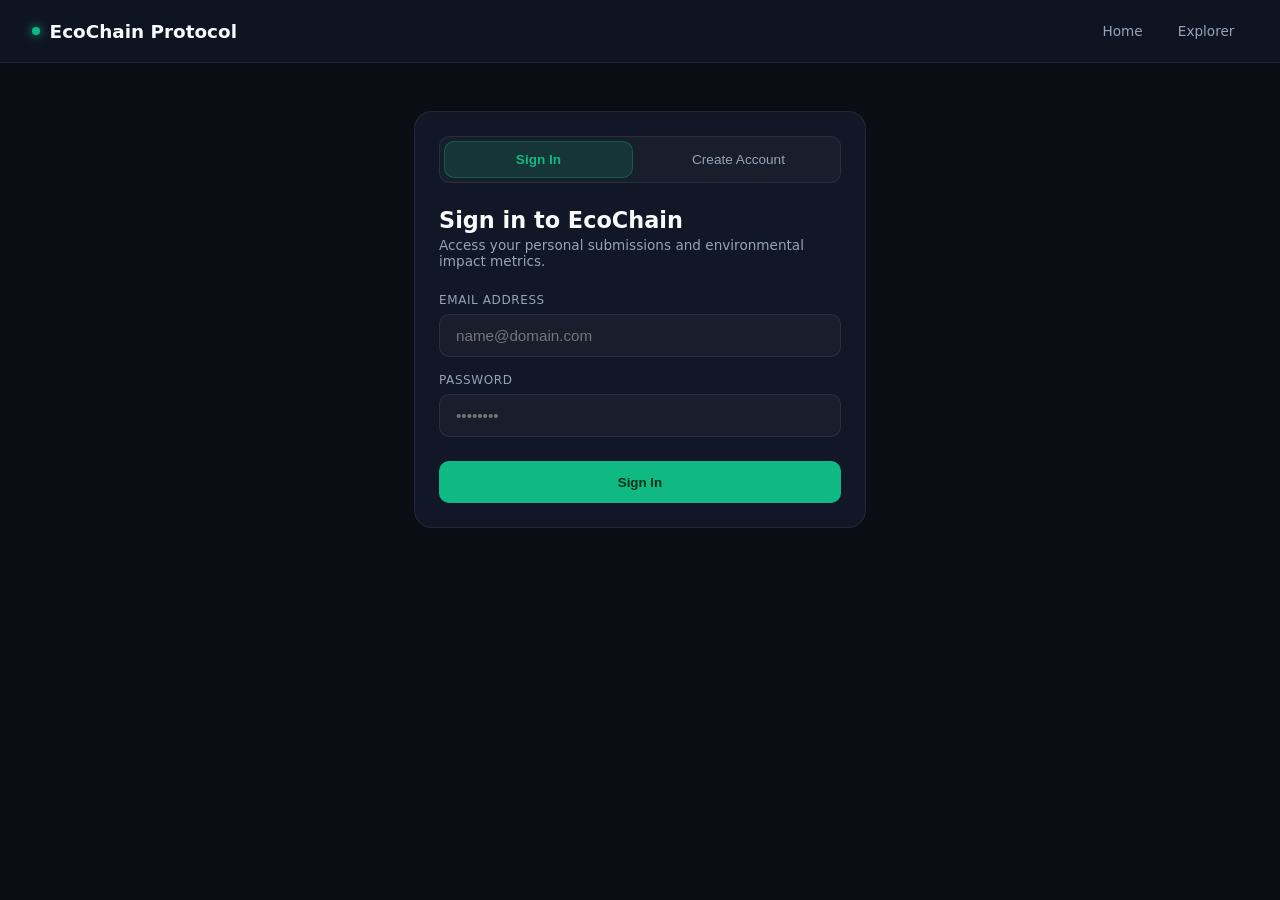
<file: frontend/user-dashboard.html>
<!DOCTYPE html>
<html lang="en">
<head>
  <meta charset="UTF-8">
  <meta name="viewport" content="width=device-width, initial-scale=1.0">
  <title>User Dashboard | EcoChain Protocol</title>
  <link rel="stylesheet" href="style.css">
  <style>
    .user-table {
      width: 100%;
      border-collapse: collapse;
      font-size: 0.85rem;
    }
    .user-table th {
      border-bottom: 1px solid var(--border-subtle);
      color: var(--text-muted);
      text-transform: uppercase;
      font-size: 0.72rem;
      padding: 0.85rem 1rem;
      text-align: left;
    }
    .user-table td {
      padding: 1rem;
      border-bottom: 1px solid rgba(255, 255, 255, 0.04);
      text-align: left;
      vertical-align: middle;
    }
    .btn-verify {
      display: inline-block;
      text-decoration: none;
      font-size: 0.75rem;
      font-weight: 600;
      padding: 0.35rem 0.8rem;
      border-radius: 8px;
      background: rgba(16, 185, 129, 0.15);
      color: var(--accent-green);
      border: 1px solid rgba(16, 185, 129, 0.3);
      transition: all 0.2s ease;
      white-space: nowrap;
    }
    .btn-verify:hover {
      background: rgba(16, 185, 129, 0.25);
    }
  </style>
</head>
<body>
  <nav class="navbar-custom">
    <a href="index.html" class="brand-title">
      <span class="brand-dot"></span>
      EcoChain Protocol
    </a>
    <div class="nav-links">
      <a href="user.html" class="nav-link-btn">+ Submit Device</a>
      <a href="user-dashboard.html" class="nav-link-btn active">My Dashboard</a>
      <a href="admin.html" class="nav-link-btn">Public Explorer</a>
      <button onclick="logout()" class="nav-link-btn" style="border: none; background: transparent; cursor: pointer; color: #ef4444;">Sign Out</button>
    </div>
  </nav>

  <div class="bento-container">
    <div style="display: flex; justify-content: space-between; align-items: flex-end; margin-bottom: 2rem;">
      <div>
        <span class="form-label-custom">Verified Citizen Profile</span>
        <h1 id="welcomeUser" style="font-size: 2rem; font-weight: 800; letter-spacing: -0.02em;">Welcome back</h1>
        <p style="color: var(--text-muted); font-size: 0.95rem;">Monitor your personal e-waste contributions and on-chain certificates.</p>
      </div>
      <div>
        <a href="user.html" class="btn-bento-action btn-action-green" style="text-decoration: none; padding: 0.75rem 1.25rem;">+ Register New Device</a>
      </div>
    </div>

    <div class="bento-grid" style="margin-bottom: 1.5rem;">
      <div class="bento-card" style="grid-column: span 4;">
        <span class="form-label-custom">My Registered Devices</span>
        <h2 id="myItemsCount" style="font-size: 2.25rem; font-weight: 800; margin-top: 0.5rem;">0</h2>
      </div>
      <div class="bento-card" style="grid-column: span 4;">
        <span class="form-label-custom">Total Mass Diverted</span>
        <h2 id="myTotalWeight" style="font-size: 2.25rem; font-weight: 800; color: var(--accent-green); margin-top: 0.5rem;">0.0 kg</h2>
      </div>
      <div class="bento-card" style="grid-column: span 4;">
        <span class="form-label-custom">Estimated CO₂ Avoided</span>
        <h2 id="myCarbonSaved" style="font-size: 2.25rem; font-weight: 800; color: var(--accent-blue); margin-top: 0.5rem;">0.0 kg</h2>
      </div>
    </div>

    <div class="bento-card">
      <span class="form-label-custom" style="margin-bottom: 1rem;">My E-Waste Audit Trail</span>
      <div style="overflow-x: auto;">
        <table class="user-table">
          <thead>
            <tr>
              <th style="width: 25%;">Asset ID</th>
              <th style="width: 25%;">Device Category</th>
              <th style="width: 15%;">Weight</th>
              <th style="width: 20%;">Current State</th>
              <th style="width: 15%; text-align: right;">Verification</th>
            </tr>
          </thead>
          <tbody id="userTableBody">
            <tr><td colspan="5" style="text-align: center; color: var(--text-muted); padding: 2rem;">Loading your assets...</td></tr>
          </tbody>
        </table>
      </div>
    </div>
  </div>

  <script src="config.js"></script>
  <script>
    const BASE_URL = (typeof API_BASE_URL !== 'undefined') ? API_BASE_URL : "http://127.0.0.1:5000";

    let currentUser = null;
    try {
      const userStr = localStorage.getItem('ecochain_user');
      if (userStr) {
        currentUser = JSON.parse(userStr);
      }
    } catch (e) {
      console.error("Session parse error:", e);
    }

    if (!currentUser || !currentUser.name) {
      window.location.href = 'auth.html';
    } else {
      document.getElementById('welcomeUser').innerText = `Welcome back, ${currentUser.name}`;
    }

    function logout() {
      localStorage.removeItem('ecochain_user');
      localStorage.removeItem('ecochain_token');
      window.location.href = 'auth.html';
    }

    async function loadUserData() {
      const tbody = document.getElementById('userTableBody');
      if (!currentUser || !currentUser.name) return;

      try {
        const queryUrl = `${BASE_URL}/api/user/my-items?owner=${encodeURIComponent(currentUser.name)}`;
        const res = await fetch(queryUrl);
        
        if (!res.ok) {
          throw new Error(`HTTP ${res.status}: Failed to fetch items`);
        }
        
        const data = await res.json();
        if (!data.success || !Array.isArray(data.items)) {
          tbody.innerHTML = `<tr><td colspan="5" style="text-align: center; color: var(--text-muted); padding: 2rem;">No items registered under ${currentUser.name} yet. <a href="user.html" style="color: var(--accent-green); text-decoration: underline;">Register an item</a></td></tr>`;
          return;
        }

        const items = data.items;
        document.getElementById('myItemsCount').innerText = items.length;

        let totalW = 0;
        tbody.innerHTML = "";

        if (items.length === 0) {
          tbody.innerHTML = `<tr><td colspan="5" style="text-align: center; color: var(--text-muted); padding: 2rem;">No items registered under ${currentUser.name} yet. <a href="user.html" style="color: var(--accent-green); text-decoration: underline;">Register an item</a></td></tr>`;
          return;
        }

        items.forEach(item => {
          const w = Number(item.weight || 0);
          totalW += w;
          const rawStatus = item.status || 'REGISTERED';
          const statusClass = rawStatus.toLowerCase().replace(/\s+/g, '');

          const tr = document.createElement('tr');
          tr.innerHTML = `
            <td><span class="mono-tag">${item.ewasteId || 'N/A'}</span></td>
            <td style="font-weight: 500;">${item.deviceType || 'Unknown Device'}</td>
            <td>${w} kg</td>
            <td><span class="status-badge ${statusClass}">${rawStatus}</span></td>
            <td style="text-align: right;">
              <a href="track.html?id=${encodeURIComponent(item.ewasteId)}" target="_blank" class="btn-verify">Timeline &rarr;</a>
            </td>
          `;
          tbody.appendChild(tr);
        });

        document.getElementById('myTotalWeight').innerText = `${totalW.toFixed(1)} kg`;
        document.getElementById('myCarbonSaved').innerText = `${(totalW * 1.44).toFixed(1)} kg`;

      } catch (e) {
        console.error("Dashboard error:", e);
        tbody.innerHTML = `<tr><td colspan="5" style="text-align: center; color: #ef4444; padding: 2rem;">Could not connect to Flask backend. Verify 'python app.py' is running on port 5000.</td></tr>`;
      }
    }

    window.addEventListener('DOMContentLoaded', loadUserData);
  </script>
</body>
</html>
</file>
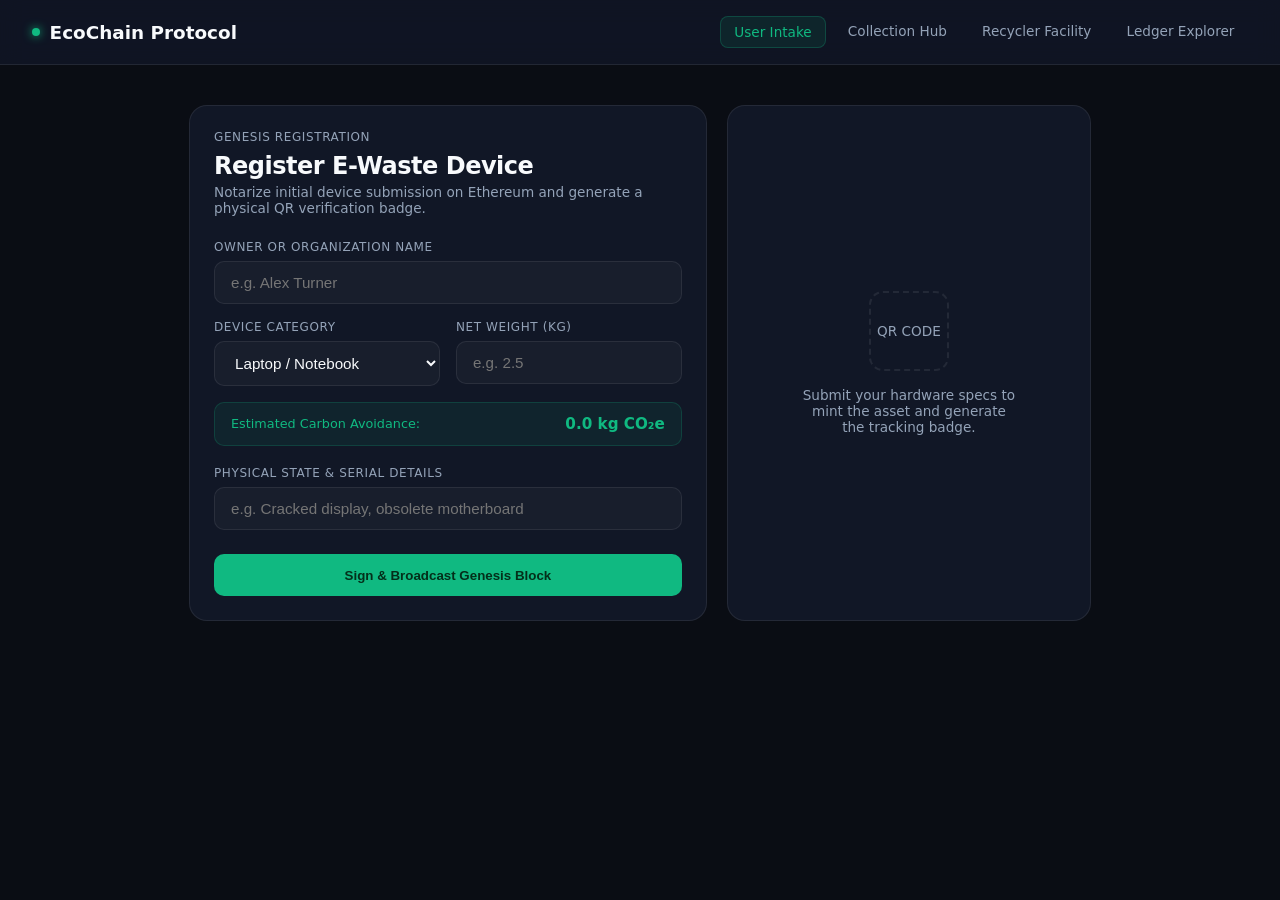
<file: frontend/user.html>
<!DOCTYPE html>
<html lang="en">
<head>
  <meta charset="UTF-8">
  <meta name="viewport" content="width=device-width, initial-scale=1.0">
  <title>User Intake Portal | EcoChain Protocol</title>
  <link rel="stylesheet" href="style.css">
  <style>
    .btn-bento-primary:disabled {
      opacity: 0.6;
      cursor: not-allowed;
    }
  </style>
</head>
<body>
  <nav class="navbar-custom">
    <a href="index.html" class="brand-title">
      <span class="brand-dot"></span>
      EcoChain Protocol
    </a>
    <div class="nav-links">
      <a href="user.html" class="nav-link-btn active">User Intake</a>
      <a href="collection.html" class="nav-link-btn">Collection Hub</a>
      <a href="recycler.html" class="nav-link-btn">Recycler Facility</a>
      <a href="admin.html" class="nav-link-btn">Ledger Explorer</a>
    </div>
  </nav>

  <div class="bento-container" style="max-width: 950px;">
    <div class="bento-grid">
      <div class="bento-card" style="grid-column: span 7;">
        <span class="form-label-custom">Genesis Registration</span>
        <h1 style="font-size: 1.5rem; font-weight: 800; letter-spacing: -0.02em; margin-bottom: 0.25rem;">
          Register E-Waste Device
        </h1>
        <p style="color: var(--text-muted); font-size: 0.85rem; margin-bottom: 1.5rem;">
          Notarize initial device submission on Ethereum and generate a physical QR verification badge.
        </p>

        <form id="regForm">
          <div style="margin-bottom: 1rem;">
            <label class="form-label-custom">Owner or Organization Name</label>
            <input type="text" id="ownerName" class="form-control-custom" placeholder="e.g. Alex Turner" required>
          </div>

          <div style="display: grid; grid-template-columns: 1fr 1fr; gap: 1rem; margin-bottom: 1rem;">
            <div>
              <label class="form-label-custom">Device Category</label>
              <select id="deviceType" class="form-select-custom">
                <option value="Laptop">Laptop / Notebook</option>
                <option value="Mobile Phone">Mobile Phone / Tablet</option>
                <option value="Lithium Battery">Lithium-Ion Battery</option>
                <option value="Printed Circuit Board">PCB / Circuit Board</option>
                <option value="Peripherals">Keyboard / Peripheral</option>
              </select>
            </div>
            <div>
              <label class="form-label-custom">Net Weight (kg)</label>
              <input type="number" step="0.1" id="weight" class="form-control-custom" placeholder="e.g. 2.5" required oninput="calcCarbon(this.value)">
            </div>
          </div>

          <div style="background: rgba(16, 185, 129, 0.08); border: 1px solid rgba(16, 185, 129, 0.2); border-radius: 10px; padding: 0.75rem 1rem; margin-bottom: 1.25rem; display: flex; justify-content: space-between; align-items: center;">
            <span style="font-size: 0.8rem; color: var(--accent-green);">Estimated Carbon Avoidance:</span>
            <strong id="carbonOffset" style="font-size: 0.95rem; color: var(--accent-green);">0.0 kg CO₂e</strong>
          </div>

          <div style="margin-bottom: 1.5rem;">
            <label class="form-label-custom">Physical State & Serial Details</label>
            <input type="text" id="condition" class="form-control-custom" placeholder="e.g. Cracked display, obsolete motherboard">
          </div>

          <button type="submit" id="submitBtn" class="btn-bento-primary">
            Sign & Broadcast Genesis Block
          </button>
        </form>
      </div>

      <div class="bento-card" style="grid-column: span 5; display: flex; flex-direction: column; justify-content: center; align-items: center; text-align: center;">
        <div id="qrPlaceholder" style="padding: 2.5rem 0;">
          <div style="width: 80px; height: 80px; border: 2px dashed var(--border-subtle); border-radius: 14px; margin: 0 auto 1rem auto; display: flex; align-items: center; justify-content: center; color: var(--text-muted); font-size: 0.85rem;">
            QR CODE
          </div>
          <p style="color: var(--text-muted); font-size: 0.85rem; max-width: 220px;">
            Submit your hardware specs to mint the asset and generate the tracking badge.
          </p>
        </div>

        <div id="receiptBox" style="display: none; width: 100%;">
          <span class="status-badge registered" style="margin-bottom: 0.75rem;">GENESIS RECORD CONFIRMED</span>
          <h4 id="outId" class="mono-tag" style="display: block; font-size: 0.95rem; margin-bottom: 0.5rem;"></h4>
          
          <div style="background: white; padding: 10px; border-radius: 12px; display: inline-block; margin: 0.75rem 0;">
            <img id="outQr" style="width: 140px; height: 140px; display: block;" alt="QR Code">
          </div>
          
          <p style="font-size: 0.72rem; color: var(--text-muted); word-break: break-all; margin-bottom: 1rem;" id="outHash"></p>
          
          <div style="display: flex; flex-direction: column; gap: 0.5rem;">
            <a id="trackLink" class="btn-bento-action btn-action-green" style="text-decoration: none; font-size: 0.85rem;" target="_blank">
              Open Audit Timeline &rarr;
            </a>
            <button onclick="window.print()" class="btn-bento-action btn-action-blue" style="font-size: 0.8rem; padding: 0.5rem;">
              Print Hardware Badge 🖨
            </button>
          </div>
        </div>
      </div>
    </div>
  </div>

  <script src="config.js"></script>
  <script>
    const BASE_URL = (typeof API_BASE_URL !== 'undefined') ? API_BASE_URL : "http://127.0.0.1:5000";

    window.addEventListener('DOMContentLoaded', () => {
      try {
        const userStr = localStorage.getItem('ecochain_user');
        if (userStr) {
          const userObj = JSON.parse(userStr);
          if (userObj.name) {
            document.getElementById('ownerName').value = userObj.name;
          }
        }
      } catch (err) {
        console.warn("Could not read stored user session", err);
      }
    });

    function calcCarbon(val) {
      const kg = parseFloat(val) || 0;
      const saved = (kg * 1.44).toFixed(2);
      document.getElementById('carbonOffset').innerText = `${saved} kg CO₂e`;
    }

    document.getElementById('regForm').addEventListener('submit', async (e) => {
      e.preventDefault();
      const btn = document.getElementById('submitBtn');
      btn.disabled = true;
      btn.innerText = "Broadcasting to Ethereum...";

      const payload = {
        ownerName: document.getElementById('ownerName').value.trim(),
        deviceType: document.getElementById('deviceType').value,
        weight: parseFloat(document.getElementById('weight').value) || 0,
        condition: document.getElementById('condition').value.trim()
      };

      try {
        const res = await fetch(`${BASE_URL}/api/ewaste/register`, {
          method: 'POST',
          headers: { 'Content-Type': 'application/json' },
          body: JSON.stringify(payload)
        });

        const data = await res.json();

        if (res.ok && data.success && data.item) {
          document.getElementById('regForm').reset();
          calcCarbon(0);

          document.getElementById('qrPlaceholder').style.display = 'none';
          document.getElementById('receiptBox').style.display = 'block';
          document.getElementById('outId').innerText = data.item.ewasteId || 'N/A';

          let genesisHash = "Genesis State Mined";
          if (Array.isArray(data.item.transactionHashes) && data.item.transactionHashes.length > 0) {
            const entry = data.item.transactionHashes[0];
            genesisHash = (typeof entry === 'object' && entry.hash) ? entry.hash : String(entry);
          } else if (data.txHash) {
            genesisHash = data.txHash;
          }
          document.getElementById('outHash').innerText = `Tx: ${genesisHash}`;

          if (data.item.qrCodeDataURL) {
            document.getElementById('outQr').src = data.item.qrCodeDataURL;
          } else {
            document.getElementById('outQr').src = `https://api.qrserver.com/v1/create-qr-code/?size=150x150&data=${encodeURIComponent(data.item.ewasteId)}`;
          }

          document.getElementById('trackLink').href = `track.html?id=${encodeURIComponent(data.item.ewasteId)}`;
        } else {
          alert("Registration Error: " + (data.error || "Unable to mint asset on blockchain."));
        }
      } catch (err) {
        console.error("Registration failed:", err);
        alert("Server connection failed. Make sure 'python app.py' is running on port 5000.");
      } finally {
        btn.disabled = false;
        btn.innerText = "Sign & Broadcast Genesis Block";
      }
    });
  </script>
</body>
</html>
</file>
<file: frontend/style.css>
:root {
  --bg-main: #0a0d14;
  --bg-card: #111726;
  --bg-card-subtle: #172033;
  --border-subtle: rgba(255, 255, 255, 0.08);
  --border-hover: rgba(16, 185, 129, 0.4);
  --text-main: #f8fafc;
  --text-muted: #94a3b8;
  --accent-green: #10b981;
  --accent-blue: #38bdf8;
  --accent-amber: #f59e0b;
  --accent-purple: #a855f7;
  --font-mono: "SF Mono", "Fira Code", monospace;
  --font-sans: system-ui, -apple-system, BlinkMacSystemFont, "Segoe UI", Roboto, sans-serif;
}

* {
  box-sizing: border-box;
  margin: 0;
  padding: 0;
}

body {
  background-color: var(--bg-main);
  color: var(--text-main);
  font-family: var(--font-sans);
  min-height: 100vh;
  display: flex;
  flex-direction: column;
}

/* Minimalist Nav */
.navbar-custom {
  background: rgba(17, 23, 38, 0.85);
  backdrop-filter: blur(12px);
  border-bottom: 1px solid var(--border-subtle);
  padding: 1rem 2rem;
  display: flex;
  justify-content: space-between;
  align-items: center;
}

.brand-title {
  font-weight: 700;
  font-size: 1.15rem;
  color: var(--text-main);
  text-decoration: none;
  display: flex;
  align-items: center;
  gap: 0.6rem;
}

.brand-dot {
  width: 8px;
  height: 8px;
  background-color: var(--accent-green);
  border-radius: 50%;
  box-shadow: 0 0 10px var(--accent-green);
}

.nav-links {
  display: flex;
  gap: 0.5rem;
}

.nav-link-btn {
  color: var(--text-muted);
  text-decoration: none;
  font-size: 0.85rem;
  font-weight: 500;
  padding: 0.45rem 0.85rem;
  border-radius: 8px;
  transition: all 0.2s ease;
}

.nav-link-btn:hover {
  color: var(--text-main);
  background: rgba(255, 255, 255, 0.05);
}

.nav-link-btn.active {
  color: var(--accent-green);
  background: rgba(16, 185, 129, 0.1);
  border: 1px solid rgba(16, 185, 129, 0.25);
}

/* Bento Grid System */
.bento-container {
  max-width: 1200px;
  margin: 2.5rem auto;
  padding: 0 1.5rem;
  width: 100%;
}

.bento-grid {
  display: grid;
  grid-template-columns: repeat(12, 1fr);
  gap: 1.25rem;
}

.bento-card {
  background: var(--bg-card);
  border: 1px solid var(--border-subtle);
  border-radius: 18px;
  padding: 1.5rem;
  position: relative;
  transition: all 0.25s ease;
}

.bento-card:hover {
  border-color: var(--border-hover);
  transform: translateY(-2px);
}

/* Form Styling */
.form-label-custom {
  font-size: 0.75rem;
  text-transform: uppercase;
  letter-spacing: 0.05em;
  color: var(--text-muted);
  margin-bottom: 0.45rem;
  display: block;
}

.form-control-custom, .form-select-custom {
  width: 100%;
  background: rgba(255, 255, 255, 0.03);
  border: 1px solid var(--border-subtle);
  color: var(--text-main);
  border-radius: 10px;
  padding: 0.75rem 1rem;
  font-size: 0.95rem;
  outline: none;
  transition: border-color 0.2s ease;
}

.form-control-custom:focus, .form-select-custom:focus {
  border-color: var(--accent-green);
  background: rgba(255, 255, 255, 0.05);
}

.form-select-custom option {
  background-color: var(--bg-card);
  color: var(--text-main);
}

/* Web3 Buttons */
.btn-bento-primary {
  width: 100%;
  background: var(--accent-green);
  color: #042f1a;
  font-weight: 600;
  border: none;
  border-radius: 10px;
  padding: 0.85rem;
  cursor: pointer;
  transition: all 0.2s ease;
}

.btn-bento-primary:hover {
  opacity: 0.9;
  box-shadow: 0 0 16px rgba(16, 185, 129, 0.3);
}

.btn-bento-primary:disabled {
  opacity: 0.4;
  cursor: not-allowed;
}

.btn-bento-action {
  border-radius: 10px;
  padding: 0.85rem 1.25rem;
  font-weight: 600;
  cursor: pointer;
  border: 1px solid transparent;
  transition: all 0.2s ease;
}

.btn-action-blue { background: rgba(56, 189, 248, 0.15); color: var(--accent-blue); border-color: rgba(56, 189, 248, 0.3); }
.btn-action-blue:hover { background: rgba(56, 189, 248, 0.25); }

.btn-action-amber { background: rgba(245, 158, 11, 0.15); color: var(--accent-amber); border-color: rgba(245, 158, 11, 0.3); }
.btn-action-amber:hover { background: rgba(245, 158, 11, 0.25); }

.btn-action-green { background: rgba(16, 185, 129, 0.15); color: var(--accent-green); border-color: rgba(16, 185, 129, 0.3); }
.btn-action-green:hover { background: rgba(16, 185, 129, 0.25); }

/* Monospace Badges & Status */
.mono-tag {
  font-family: var(--font-mono);
  font-size: 0.78rem;
  background: rgba(255, 255, 255, 0.04);
  padding: 0.3rem 0.6rem;
  border-radius: 6px;
  border: 1px solid var(--border-subtle);
  color: var(--accent-green);
  word-break: break-all;
}

.status-badge {
  font-size: 0.75rem;
  padding: 0.35rem 0.75rem;
  border-radius: 20px;
  font-weight: 600;
  display: inline-block;
  text-transform: uppercase;
}

.status-badge.registered { background: rgba(56, 189, 248, 0.15); color: var(--accent-blue); border: 1px solid rgba(56, 189, 248, 0.3); }
.status-badge.collected { background: rgba(245, 158, 11, 0.15); color: var(--accent-amber); border: 1px solid rgba(245, 158, 11, 0.3); }
.status-badge.intransit { background: rgba(168, 85, 247, 0.15); color: var(--accent-purple); border: 1px solid rgba(168, 85, 247, 0.3); }
.status-badge.recycled { background: rgba(16, 185, 129, 0.15); color: var(--accent-green); border: 1px solid rgba(16, 185, 129, 0.3); }
</file>
